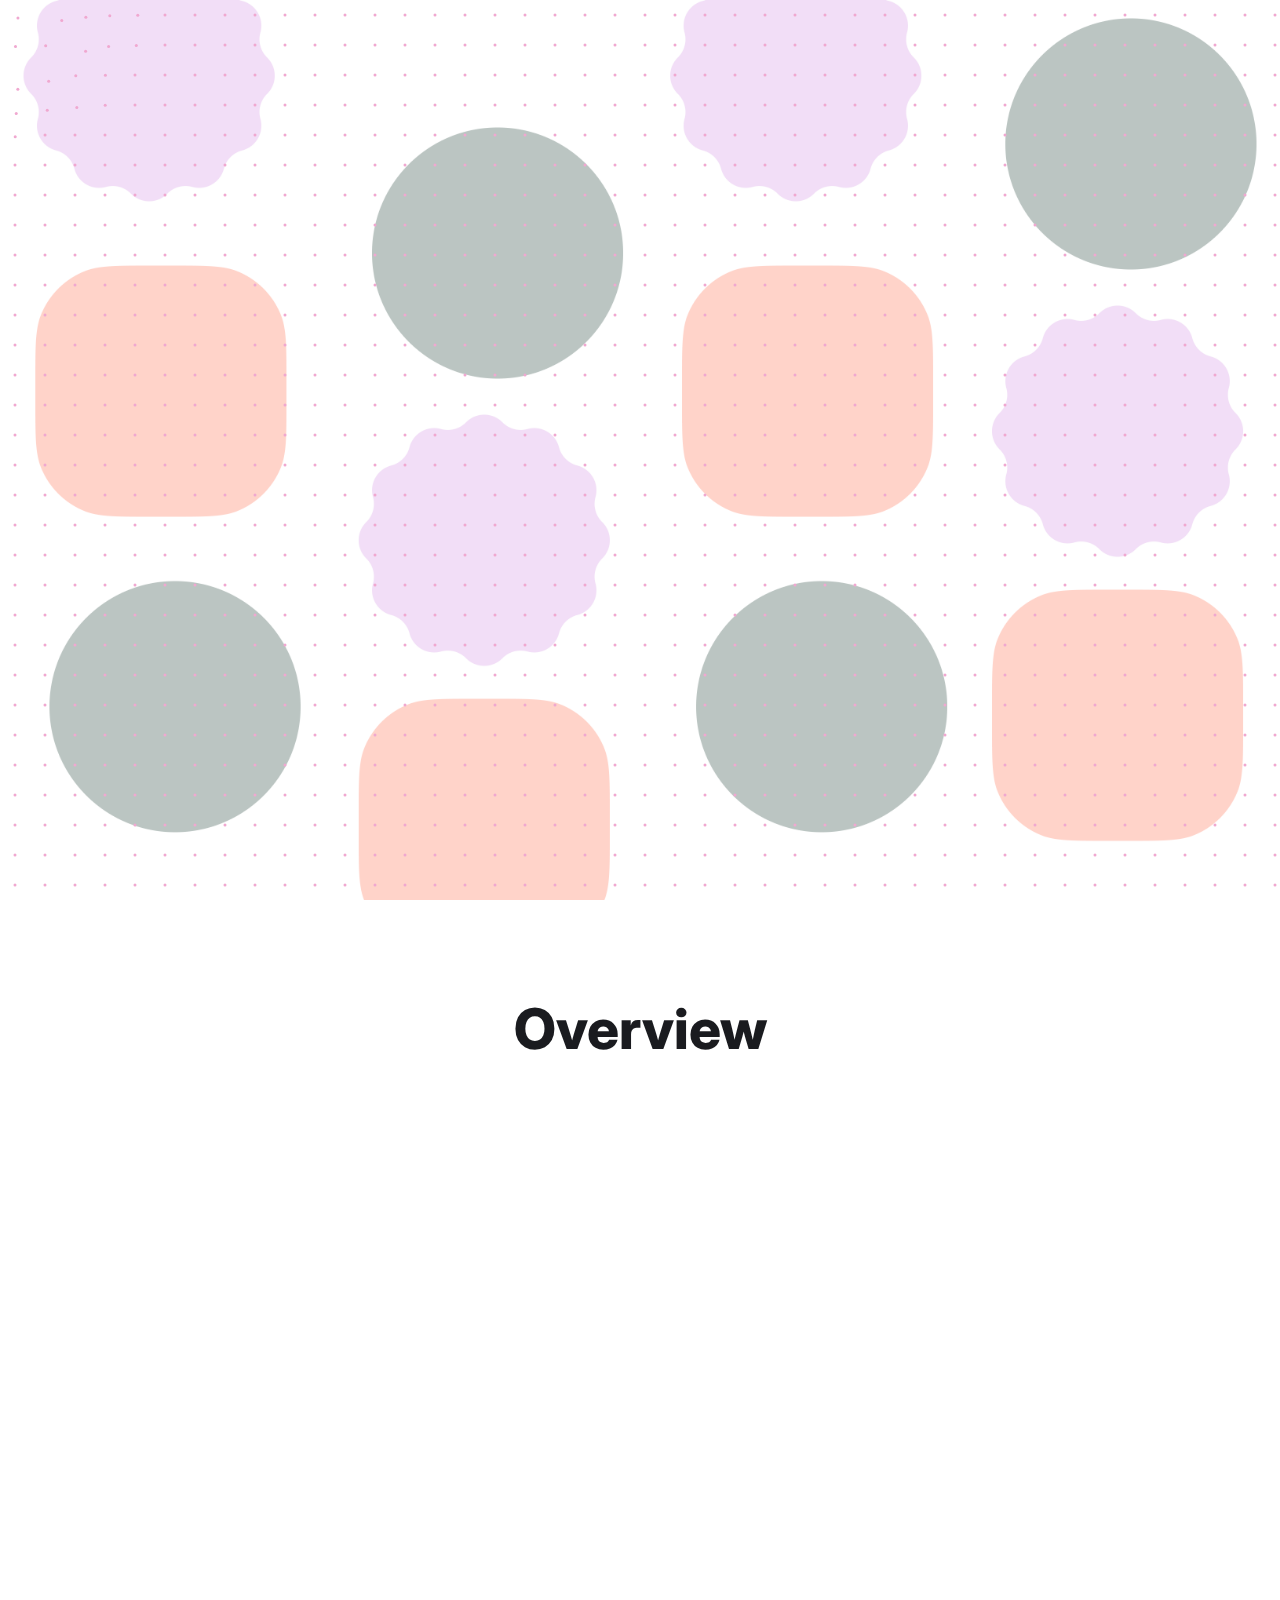
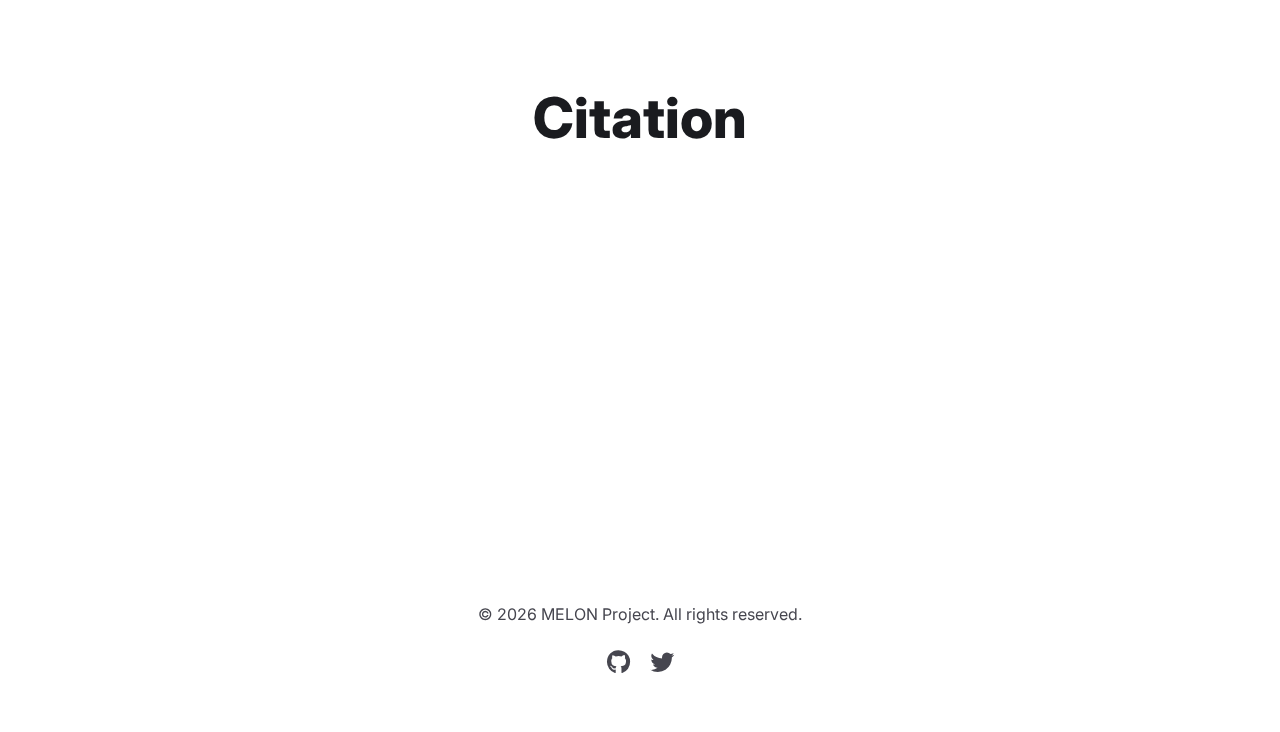
<file: index.html>
<!DOCTYPE html>
<html lang="en">

<head>
    <meta charset="UTF-8">
    <meta name="viewport" content="width=device-width, initial-scale=1.0">
    <title>MELON: Multimodal Spatial Attention</title>
    <meta name="description"
        content="MELON: Integrating multimodal data with learnable spatial attention and contrastive learning for biological insights.">
    <link rel="preconnect" href="https://fonts.googleapis.com">
    <link rel="preconnect" href="https://fonts.gstatic.com" crossorigin>
    <link href="https://fonts.googleapis.com/css2?family=Inter:opsz,wght@14..32,100..900&display=swap" rel="stylesheet">
    <link href="https://fonts.googleapis.com/css2?family=Fira+Code&display=swap" rel="stylesheet">
    <link rel="stylesheet" href="style.css">
    <link rel="stylesheet" href="https://cdnjs.cloudflare.com/ajax/libs/font-awesome/6.4.0/css/all.min.css">
</head>

<body>
    <!-- Ported Background Elements -->
    <div class="background-container">
        <!-- Dot Pattern -->
        <canvas id="dotCanvas"></canvas>

        <!-- Connection Lines -->
        <svg class="connection-lines" width="100%" height="100%">
            <line x1="15%" y1="25%" x2="45%" y2="55%" class="conn-line delay-0" />
            <line x1="65%" y1="20%" x2="85%" y2="65%" class="conn-line delay-3" />
            <line x1="25%" y1="75%" x2="60%" y2="35%" class="conn-line delay-5" />
            <line x1="75%" y1="30%" x2="40%" y2="80%" class="conn-line delay-2" />
        </svg>

        <!-- Floating Shapes -->
        <!-- Large -->
        <div class="floating-shape shape-circle large delay-0"
            style="left: 8%; top: 12%; background: linear-gradient(135deg, #E879B9 0%, #D45D9F 100%); width: 320px; height: 320px; --move-x: 100px; --move-y: -80px;">
        </div>
        <div class="floating-shape shape-rounded large delay-3-5"
            style="left: 68%; top: 18%; background: linear-gradient(135deg, #F0A8D0 0%, #E879B9 100%); width: 280px; height: 280px; --move-x: -120px; --move-y: 100px;">
        </div>
        <div class="floating-shape shape-circle large delay-6"
            style="left: 82%; top: 58%; background: linear-gradient(135deg, #F0A8D0 0%, #E879B9 100%); width: 240px; height: 240px; --move-x: 90px; --move-y: 130px;">
        </div>
        <div class="floating-shape shape-rounded large delay-2"
            style="left: 18%; top: 68%; background: linear-gradient(135deg, #E879B9 0%, #D45D9F 100%); width: 300px; height: 300px; --move-x: -70px; --move-y: -100px;">
        </div>

        <!-- Medium -->
        <div class="floating-shape shape-circle medium delay-1-5"
            style="left: 42%; top: 28%; background: linear-gradient(135deg, #F0A8D0 0%, #E879B9 100%); width: 200px; height: 200px; --move-x: 70px; --move-y: -70px;">
        </div>
        <div class="floating-shape shape-rounded medium delay-5"
            style="left: 58%; top: 72%; background: linear-gradient(135deg, #F0A8D0 0%, #E879B9 100%); width: 180px; height: 180px; --move-x: -90px; --move-y: 80px;">
        </div>
        <div class="floating-shape shape-square medium delay-4"
            style="left: 88%; top: 42%; background: linear-gradient(135deg, #E879B9 0%, #D45D9F 100%); width: 220px; height: 220px; --move-x: 60px; --move-y: -60px;">
        </div>

        <!-- Small -->
        <div class="floating-shape shape-circle small delay-2-5"
            style="left: 28%; top: 48%; background: linear-gradient(135deg, #F0A8D0 0%, #E879B9 100%); width: 140px; height: 140px; --move-x: 50px; --move-y: 55px;">
        </div>
        <div class="floating-shape shape-rounded small delay-7"
            style="left: 72%; top: 38%; background: linear-gradient(135deg, #E879B9 0%, #D45D9F 100%); width: 160px; height: 160px; --move-x: -60px; --move-y: -45px;">
        </div>
        <div class="floating-shape shape-circle small delay-4-5"
            style="left: 92%; top: 82%; background: linear-gradient(135deg, #F0A8D0 0%, #E879B9 100%); width: 120px; height: 120px; --move-x: 75px; --move-y: 95px;">
        </div>

        <!-- Tiny -->
        <div class="floating-shape shape-circle tiny delay-1"
            style="left: 48%; top: 52%; background: linear-gradient(135deg, #E879B9 0%, #D45D9F 100%); width: 80px; height: 80px; --move-x: 35px; --move-y: 45px;">
        </div>
        <div class="floating-shape shape-circle tiny delay-6-5"
            style="left: 62%; top: 48%; background: linear-gradient(135deg, #F0A8D0 0%, #E879B9 100%); width: 90px; height: 90px; --move-x: -45px; --move-y: -35px;">
        </div>
        <div class="floating-shape shape-circle tiny delay-3"
            style="left: 22%; top: 62%; background: linear-gradient(135deg, #E879B9 0%, #D45D9F 100%); width: 100px; height: 100px; --move-x: 40px; --move-y: 50px;">
        </div>
        <div class="floating-shape shape-rounded tiny delay-5-5"
            style="left: 38%; top: 88%; background: linear-gradient(135deg, #F0A8D0 0%, #E879B9 100%); width: 110px; height: 110px; --move-x: -50px; --move-y: -55px;">
        </div>

        <!-- Pulsing Glow -->
        <div class="pulsing-glow"></div>
    </div>

    <!-- Navbar removed as requested -->

    <header class="hero">
        <div class="hero-content">
            <h1 class="animate-up">MELON 🚀</h1>
            <p class="subtitle animate-up delay-1">
                Integrate Multimodal Data with Learnable Spatial Attention and Contrastive Learning
            </p>
            <div class="cta-buttons animate-up delay-2">
                <a href="#" class="btn primary"><i class="far fa-file-pdf"></i> Read the Paper</a>
                <a href="https://github.com/your-username/MELON" class="btn secondary"><i class="fab fa-github"></i>
                    View Code</a>
            </div>
        </div>
    </header>

    <main>
        <section id="about" class="section">
            <div class="container">
                <h2 class="section-title">Overview</h2>
                <div class="card fade-in">
                    <img src="diaggraph.png" alt="MELON Overview Diagram" class="overview-diagram">
                </div>
            </div>
        </section>

        <!-- Key Methodologies section removed -->

        <section id="citation" class="section">
            <div class="container">
                <h2 class="section-title">Citation</h2>
                <div class="citation-box fade-in">
                    <pre><code>@article{MELON2026,
  title={MELON: Integrating Multimodal with Learnable Spatial Attention and Contrastive Learning},
  author={Author Name and Co-Author Name},
  journal={Journal Name},
  year={2026},
  url={https://link-to-paper.com}
}</code></pre>
                    <button class="copy-btn" onclick="copyCitation()"><i class="far fa-copy"></i> Copy</button>
                </div>
            </div>
        </section>
    </main>

    <footer>
        <div class="container">
            <p>&copy; 2026 MELON Project. All rights reserved.</p>
            <div class="social-links">
                <a href="#"><i class="fab fa-github"></i></a>
                <a href="#"><i class="fab fa-twitter"></i></a>
            </div>
        </div>
    </footer>

    <script src="script.js"></script>
</body>

</html>
</file>
<file: style.css>
:root {
    /* MD3 Font Family */
    --md-sys-typescale-body-font: 'Inter', sans-serif;
    --md-ref-typeface-brand: 'Inter', sans-serif;

    /* MD3 Color Palette (Updated for new background integration) */
    --md-sys-color-primary: #D45D9F;
    /* Pinkish from design */
    --md-sys-color-on-primary: #ffffff;
    --md-sys-color-primary-container: #ffd8ec;
    --md-sys-color-on-primary-container: #301124;

    --md-sys-color-secondary: #7a5369;
    --md-sys-color-on-secondary: #ffffff;
    --md-sys-color-secondary-container: #ffd8ec;
    --md-sys-color-on-secondary-container: #301124;

    --md-sys-color-surface: rgba(253, 245, 250, 0.85);
    /* Semi-transparent to show background */
    --md-sys-color-on-surface: #1a1b1f;
    --md-sys-color-surface-variant: #e3e2e6;
    --md-sys-color-outline: #767680;

    /* Background base color from App.tsx */
    --background-gradient: linear-gradient(135deg, #FDF5FA 0%, #FCE8F3 50%, #FDF5FA 100%);

    --md-sys-shape-corner-medium: 12px;
    --md-sys-shape-corner-large: 48px;
    --md-sys-shape-corner-full: 9999px;

    /* MD3 Typescale */
    --md-sys-typescale-display-large-font: var(--md-ref-typeface-brand);
    --md-sys-typescale-display-large-line-height: 100px;
    --md-sys-typescale-display-large-size: 96px;
    --md-sys-typescale-display-large-weight: 800;

    --md-sys-typescale-headline-medium-font: var(--md-ref-typeface-brand);
    --md-sys-typescale-headline-medium-line-height: 36px;
    --md-sys-typescale-headline-medium-size: 28px;
    --md-sys-typescale-headline-medium-weight: 400;

    --md-sys-typescale-headline-small-font: var(--md-ref-typeface-brand);
    --md-sys-typescale-headline-small-line-height: 32px;
    --md-sys-typescale-headline-small-size: 24px;
    --md-sys-typescale-headline-small-weight: 400;

    --md-sys-typescale-body-large-font: var(--md-sys-typescale-body-font);
    --md-sys-typescale-body-large-line-height: 24px;
    --md-sys-typescale-body-large-size: 16px;
    --md-sys-typescale-body-large-weight: 400;

    --md-sys-typescale-label-large-font: var(--md-sys-typescale-body-font);
    --md-sys-typescale-label-large-line-height: 20px;
    --md-sys-typescale-label-large-size: 14px;
    --md-sys-typescale-label-large-weight: 500;
}

* {
    margin: 0;
    padding: 0;
    box-sizing: border-box;
}

body {
    font-family: var(--md-sys-typescale-body-font);
    background-color: #ffffff;
    color: var(--md-sys-color-on-surface);
    -webkit-font-smoothing: antialiased;
    position: relative;
    /* Context for fixed background */

    /* Body Large */
    font-size: var(--md-sys-typescale-body-large-size);
    line-height: var(--md-sys-typescale-body-large-line-height);
    font-weight: var(--md-sys-typescale-body-large-weight);
}

/* Background Container */
.background-container {
    position: fixed;
    top: 0;
    left: 0;
    width: 100%;
    height: 100dvh;
    /* Dynamic Full Screen */
    z-index: -1;
    overflow: hidden;
    pointer-events: none;
    will-change: opacity;
    /* Removed margin/transform transition to keep base static */
    background: url('background@2x.png') no-repeat center center fixed;
    background-size: cover;
}

#dotCanvas {
    position: absolute;
    top: 0;
    left: 0;
    width: 100%;
    height: 100%;
    z-index: 1;
}

/* ... (skipping unchanged content) ... */

/* Content Styling Adjustments */
.hero {
    min-height: 100vh;
    min-height: 100dvh;
    /* Dynamic Full Screen */
    background: transparent;
    /* Remove old background to show new one */
    display: flex;
    align-items: center;
    justify-content: center;
    text-align: center;
    padding: 2rem;
    will-change: transform;
}

.hero-content h1 {
    /* Display Large */
    font-family: var(--md-sys-typescale-display-large-font);
    font-size: var(--md-sys-typescale-display-large-size);
    line-height: var(--md-sys-typescale-display-large-line-height);
    font-weight: var(--md-sys-typescale-display-large-weight);
    margin-bottom: 2rem;
    color: #1a1b1f;
}

.hero-content .subtitle {
    /* Headline Small - MD3 Standard */
    font-family: var(--md-sys-typescale-headline-small-font);
    font-size: 24px;
    line-height: 32px;
    font-weight: var(--md-sys-typescale-headline-small-weight);
    color: #000000;
    margin: 0 auto 3rem;
    max-width: 800px;
}

.highlight {
    color: #D45D9F;
    /* Updated to match theme */
    font-weight: 500;
}

.btn {
    position: relative;
    display: inline-flex;
    align-items: center;
    justify-content: center;
    gap: 8px;
    height: 56px;
    padding: 0 32px;
    border-radius: 9999px;
    /* Full rounded corners */
    font-family: var(--md-sys-typescale-label-large-font);
    font-size: 18px;
    /* Increased from label-large (14px) */
    font-weight: var(--md-sys-typescale-label-large-weight);
    line-height: var(--md-sys-typescale-label-large-line-height);
    text-decoration: none;
    transition: background-color 0.2s cubic-bezier(0.2, 0, 0, 1),
        box-shadow 0.2s cubic-bezier(0.2, 0, 0, 1),
        color 0.2s cubic-bezier(0.2, 0, 0, 1);
    cursor: pointer;
    overflow: hidden;
    /* For ripple containment if added later */
    border: 1px solid transparent;
    /* Prepare for border */
}

/* Filled Button (Primary) */
.btn.primary {
    background-color: var(--md-sys-color-primary);
    color: var(--md-sys-color-on-primary);
    box-shadow: 0px 1px 3px 1px rgba(0, 0, 0, 0.15), 0px 1px 2px 0px rgba(0, 0, 0, 0.30);
    /* Elevation 1 */
}

.btn.primary:hover {
    background-color: #bb4f8b;
    /* Primary darkened for state layer simulation */
    box-shadow: 0px 2px 6px 2px rgba(0, 0, 0, 0.15), 0px 1px 2px 0px rgba(0, 0, 0, 0.30);
    /* Elevation 2 */
}

.btn.primary:active {
    background-color: #a34278;
    box-shadow: 0px 1px 3px 1px rgba(0, 0, 0, 0.15), 0px 1px 2px 0px rgba(0, 0, 0, 0.30);
    /* Elevation 1 */
}

/* Outlined Button (Secondary) - Now Solid White */
.btn.secondary {
    background-color: #ffffff;
    color: var(--md-sys-color-primary);
    border-color: transparent;
    /* Clean solid look */
    box-shadow: 0px 1px 2px rgba(0, 0, 0, 0.12);
    /* Subtle shadow for white on light bg */
}

.btn.secondary:hover {
    background-color: #f2f2f2;
    /* Slightly darker on hover */
    box-shadow: 0px 1px 3px 1px rgba(0, 0, 0, 0.15);
}

.btn.secondary:active {
    background-color: #e6e6e6;
    box-shadow: 0px 1px 2px rgba(0, 0, 0, 0.12);
}

.section {
    background: transparent;
    padding: 6rem 1rem;
}

.container {
    max-width: 1600px;
    /* Increased from 1400px */
    margin: 0 auto;
    padding: 0 2rem;
    /* Added slightly more padding for the very wide look */
}

.section-title {
    /* Headline Large - Custom Overrides */
    font-family: var(--md-sys-typescale-headline-medium-font);
    font-size: 56px;
    /* Increased from 28px */
    line-height: 1.2;
    font-weight: 800;
    /* Increased from 400 */
    text-align: center;
    margin-bottom: 3.5rem;
    /* Slightly more margin for larger text */
    color: #1a1b1f;
}

/* Section Cards - Solid White and Larger */
.card {
    background-color: #ffffff;
    border: 1px solid rgba(0, 0, 0, 0.1);
    box-shadow: 0 4px 12px rgba(0, 0, 0, 0.08);
    padding: 3rem;
    /* Slightly more inside padding for the wider look */
    border-radius: var(--md-sys-shape-corner-large);
    margin: 0 auto;
    max-width: 100%;
    /* Fill the 1600px container */
    text-align: center;
    /* Body Large inherit */
}

.overview-diagram {
    max-width: 100%;
    height: auto;
    border-radius: var(--md-sys-shape-corner-medium);
    display: block;
    margin: 0 auto;
}

.citation-box {
    background-color: #ffffff;
    border-radius: var(--md-sys-shape-corner-large);
    padding: 2.5rem;
    /* Increased padding slightly */
    position: relative;
    overflow-x: auto;
    border: 1px solid rgba(0, 0, 0, 0.1);
    max-width: 100%;
    /* Fill the 1600px container consistently with .card */
}

.citation-box pre {
    font-family: 'Fira Code', monospace;
    color: #46464f;
    font-size: 0.875rem;
}

.copy-btn {
    position: absolute;
    top: 1rem;
    right: 1rem;
    background: transparent;
    color: #D45D9F;
    border: 1px solid rgba(212, 93, 159, 0.3);
    border-radius: var(--md-sys-shape-corner-full);
    padding: 0.25rem 0.75rem;
    font-size: 0.75rem;
    /* Label Small-ish */
    font-weight: 500;
    cursor: pointer;
    transition: all 0.2s;
}

.copy-btn:hover {
    background-color: rgba(212, 93, 159, 0.1);
}

footer {
    background: #ffffff;
    padding: 3rem 1rem;
    text-align: center;
    color: #46464f;
}

.social-links {
    margin-top: 1.5rem;
}

.social-links a {
    color: #46464f;
    font-size: 1.5rem;
    margin: 0 0.5rem;
}

.social-links a:hover {
    color: #D45D9F;
}

/* Animation utilities */
.animate-up,
.fade-in {
    opacity: 0;
    transform: translateY(20px);
    transition: opacity 0.6s cubic-bezier(0.2, 0.0, 0, 1.0), transform 0.6s cubic-bezier(0.2, 0.0, 0, 1.0);
}

.fade-in.visible,
.animate-up.visible {
    opacity: 1;
    transform: translateY(0);
}

@keyframes fadeInUp {
    to {
        opacity: 1;
        transform: translateY(0);
    }
}

.animate-up {
    animation: fadeInUp 0.8s forwards;
}
</file>
